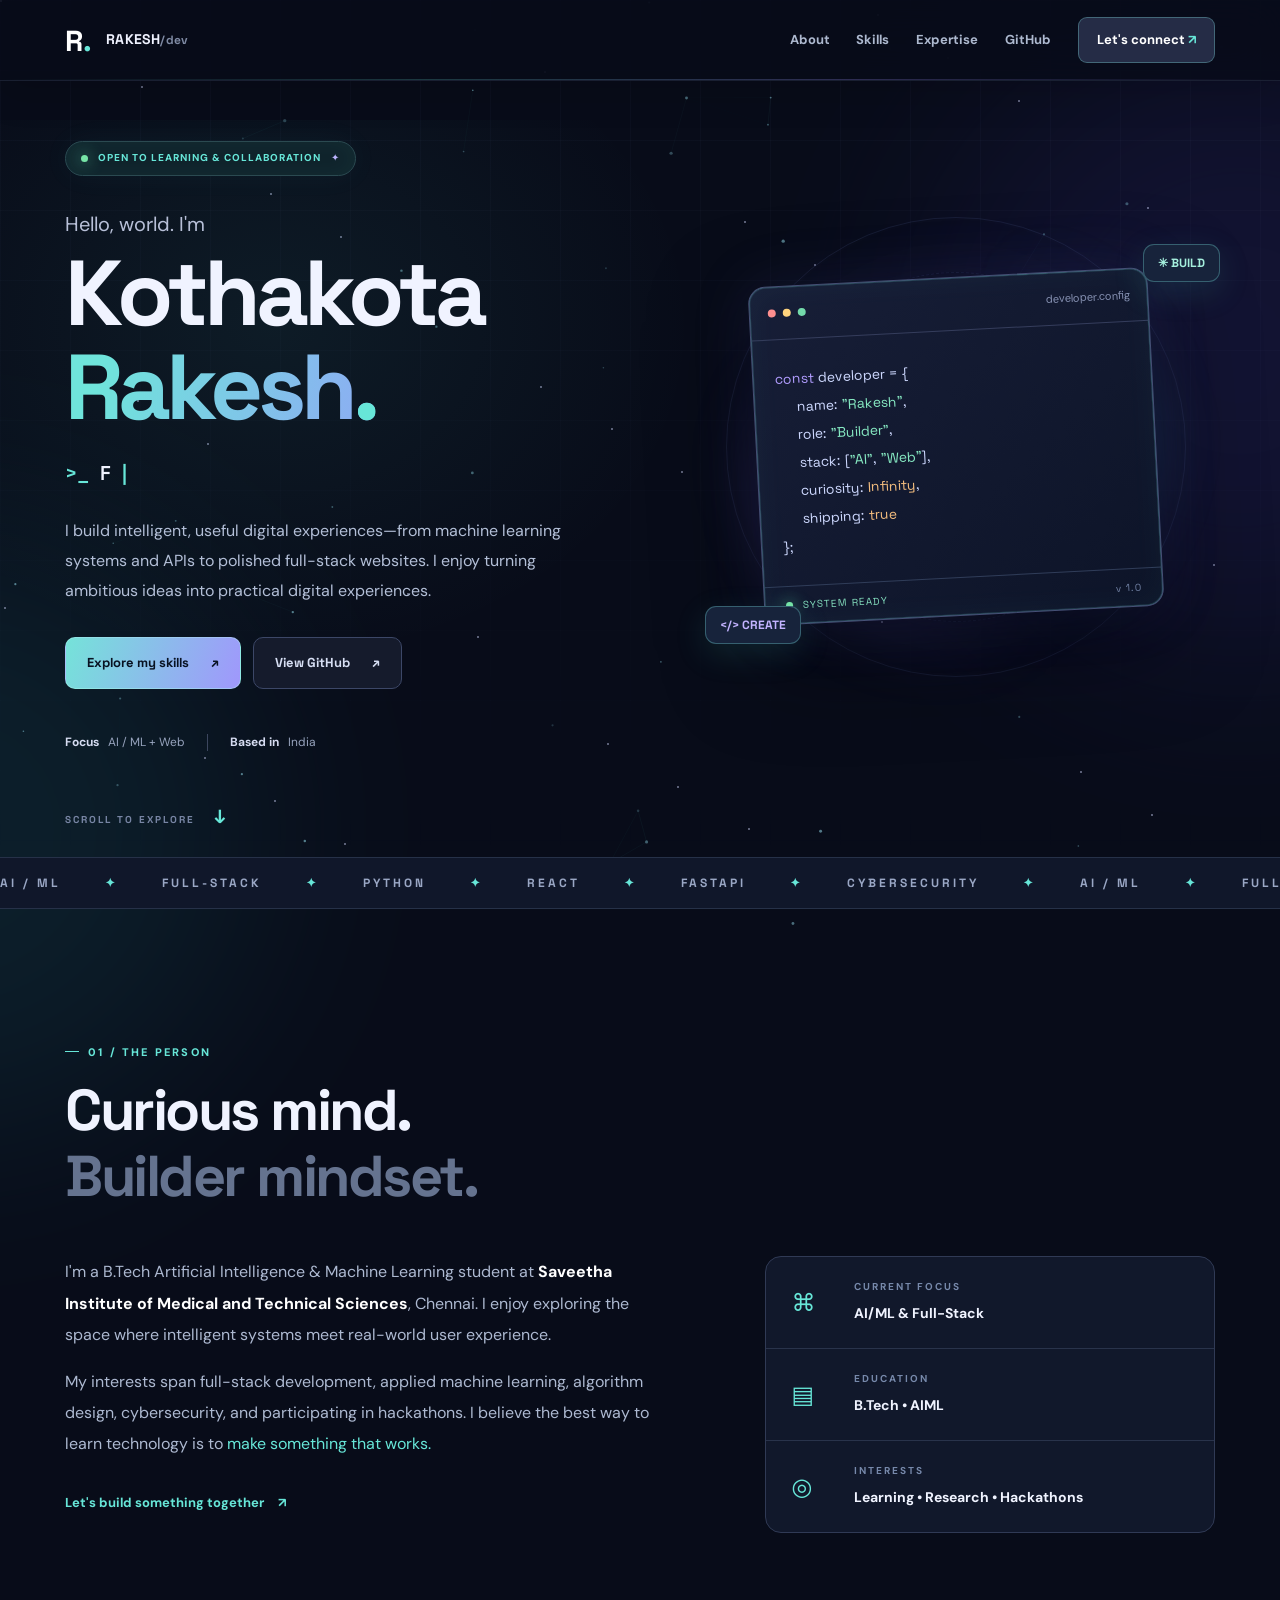
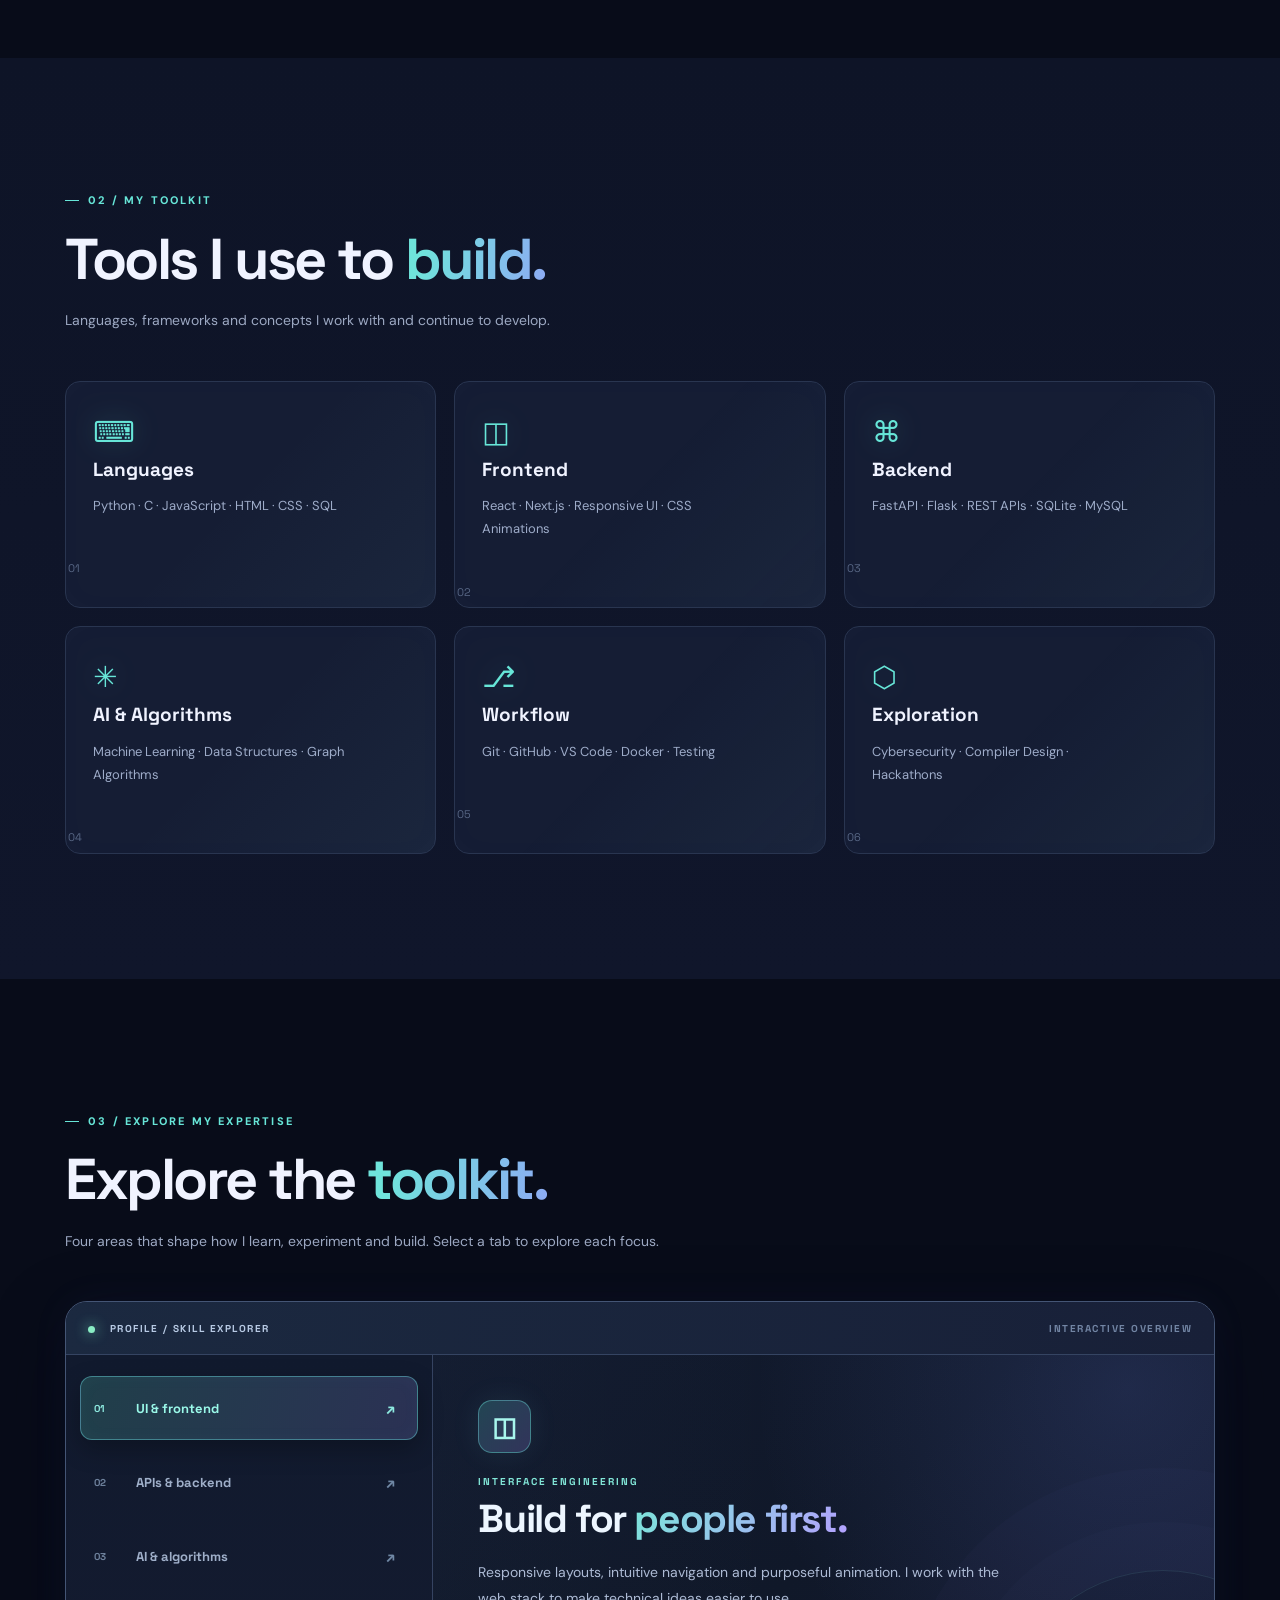
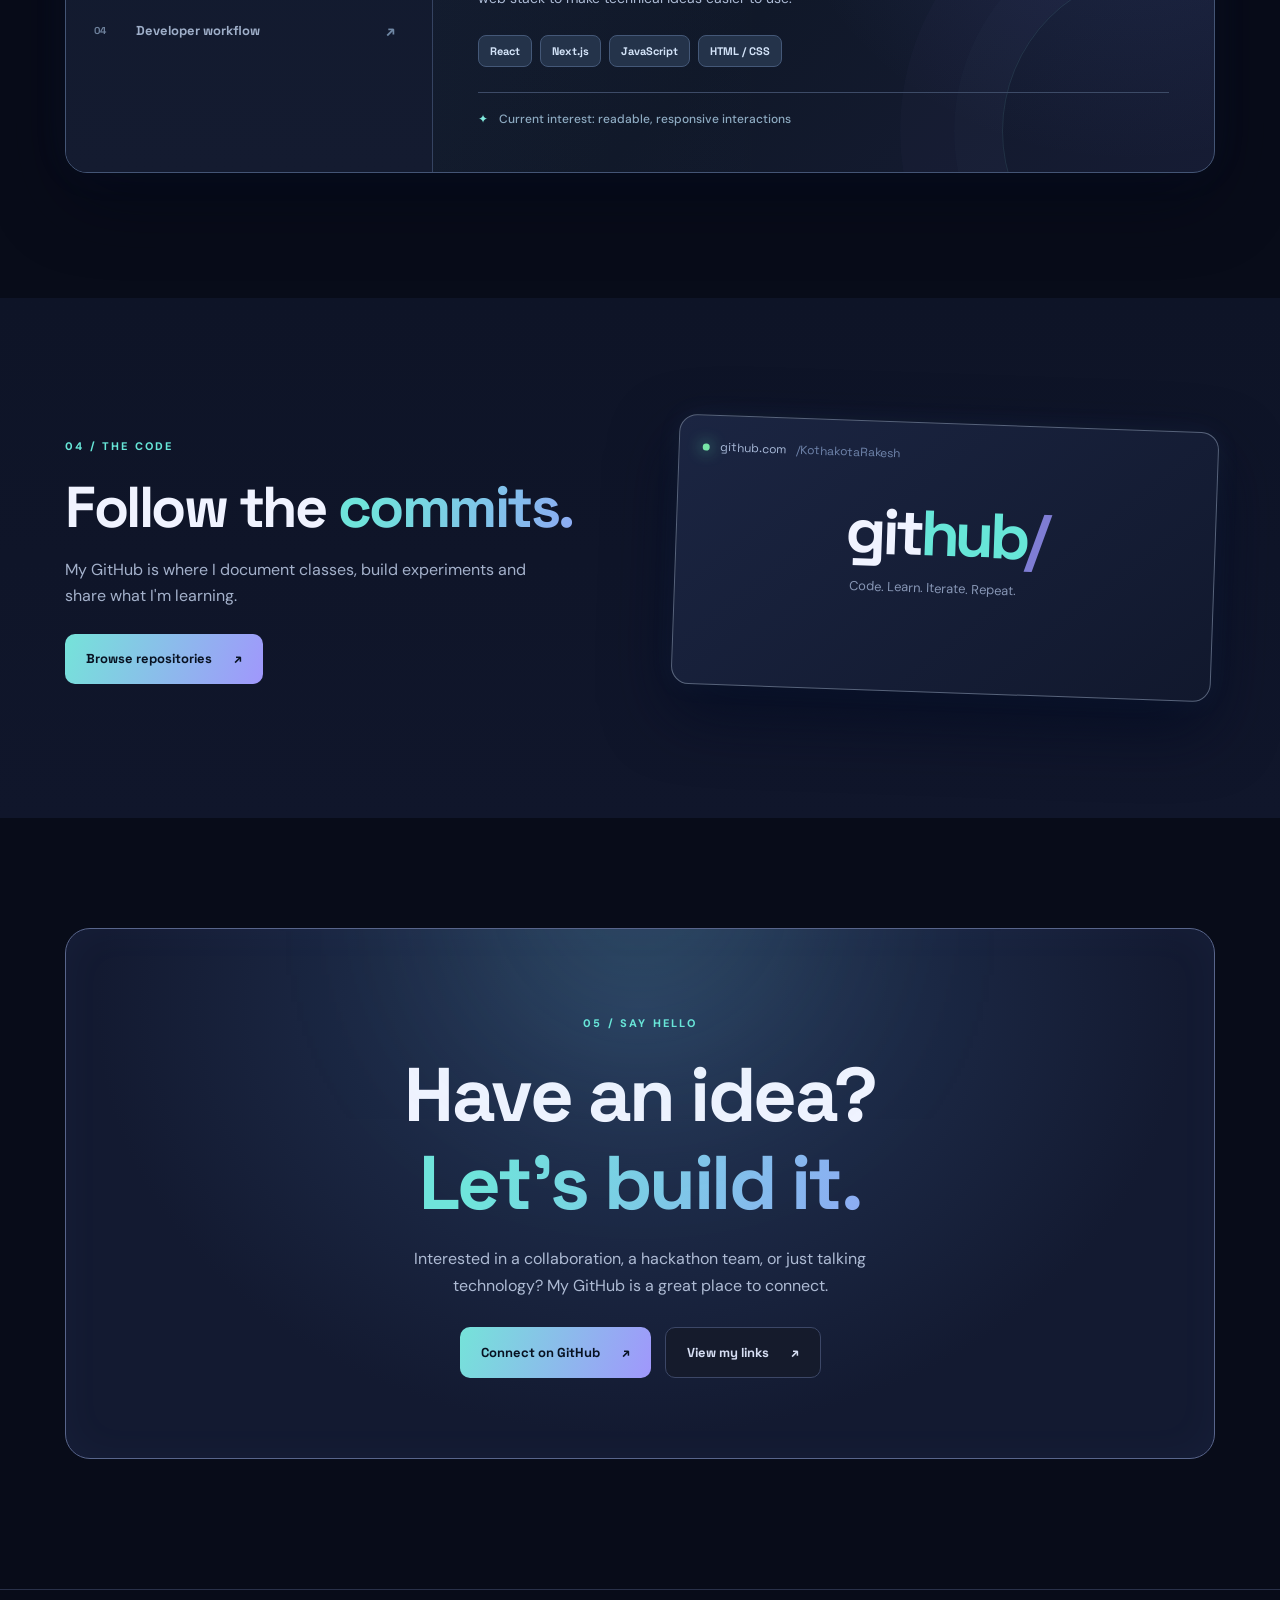
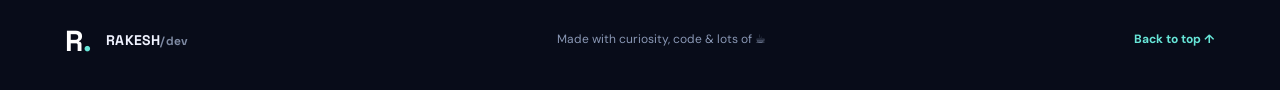
<file: portfolio.html>
<!doctype html>
<html lang="en">
<head>
  <meta charset="UTF-8">
  <meta name="viewport" content="width=device-width, initial-scale=1">
  <meta name="theme-color" content="#080c19">
  <meta name="description" content="Portfolio of Kothakota Rakesh — B.Tech AI/ML student, full-stack developer and builder of practical AI applications.">
  <meta property="og:title" content="Kothakota Rakesh | AI/ML & Full-Stack Developer">
  <meta property="og:description" content="Explore my skills, background and development journey.">
  <meta property="og:type" content="website">
  <title>Kothakota Rakesh | AI/ML & Full-Stack Developer</title>
  <link rel="icon" type="image/svg+xml" href="./assets/favicon.svg">
  <link rel="preconnect" href="https://fonts.googleapis.com">
  <link rel="preconnect" href="https://fonts.gstatic.com" crossorigin>
  <link href="https://fonts.googleapis.com/css2?family=DM+Sans:wght@400;500;600;700&family=Space+Grotesk:wght@400;500;600;700&display=swap" rel="stylesheet">
  <link rel="stylesheet" href="./assets/styles.css">
  <link rel="stylesheet" href="./assets/advanced-effects.css?v=2">
  <link rel="stylesheet" href="./assets/pro-portfolio.css?v=1">
  <script defer src="./assets/app.js"></script>
  <script defer src="./assets/advanced-effects.js?v=2"></script>
  <script defer src="./assets/pro-portfolio.js?v=1"></script>
</head>
<body>
  <a href="#main" class="skip-link">Skip to main content</a>
  <div class="ambient ambient-one" aria-hidden="true"></div>
  <div class="ambient ambient-two" aria-hidden="true"></div>
  <div class="grid-overlay" aria-hidden="true"></div>
  <div id="stars" aria-hidden="true"></div>
  <header class="site-header" id="top">
    <nav class="nav shell" aria-label="Main navigation">
      <a class="brand" href="#top" aria-label="Kothakota Rakesh home"><span class="brand-symbol">R<span class="brand-accent">.</span></span><span class="brand-label">RAKESH<span class="muted">/dev</span></span></a>
      <button type="button" class="menu-toggle" id="menu-toggle" aria-label="Open navigation" aria-expanded="false" aria-controls="navigation"><span></span><span></span><span></span></button>
      <div class="nav-links" id="navigation">
        <a href="#about">About</a>
        <a href="#skills">Skills</a>
        <a href="#expertise">Expertise</a>
        <a href="#github">GitHub</a>
        <a href="#contact" class="nav-contact">Let's connect <span aria-hidden="true">↗</span></a>
      </div>
    </nav>
  </header>
  <main id="main">
    <section class="hero shell" aria-labelledby="hero-heading">
      <div class="hero-copy reveal">
        <div class="eyebrow"><span class="status-pulse" aria-hidden="true"></span> OPEN TO LEARNING & COLLABORATION <span class="eyebrow-star">✦</span></div>
        <p class="intro-line">Hello, world. I'm</p>
        <h1 id="hero-heading">Kothakota<br><span class="gradient-text">Rakesh<span class="dot">.</span></span></h1>
        <div class="role-line"><span class="code-arrow" aria-hidden="true">&gt;_</span> <span id="typed-role">AI/ML Student</span><span class="cursor" aria-hidden="true">|</span></div>
        <p class="hero-description">I build intelligent, useful digital experiences—from machine learning systems and APIs to polished full-stack websites. I enjoy turning ambitious ideas into practical digital experiences.</p>
        <div class="hero-actions">
          <a class="btn btn-primary" href="#skills">Explore my skills <span aria-hidden="true">↗</span></a>
          <a class="btn btn-secondary" href="https://github.com/KothakotaRakesh" target="_blank" rel="noopener noreferrer">View GitHub <span aria-hidden="true">↗</span></a>
        </div>
        <div class="hero-mini"><span><b>Focus</b> AI / ML + Web</span><span class="mini-divider"></span><span><b>Based in</b> India</span></div>
      </div>
      <div class="hero-art reveal" aria-hidden="true">
        <div class="halo halo-outer"></div><div class="halo halo-inner"></div>
        <div class="orbit orbit-one"></div><div class="orbit orbit-two"></div>
        <div class="hero-card">
          <div class="card-chrome"><span></span><span></span><span></span><small>developer.config</small></div>
          <div class="code-lines">
            <div><span class="code-purple">const</span> developer = {</div>
            <div class="indent">name: <span class="code-green">"Rakesh"</span>,</div>
            <div class="indent">role: <span class="code-green">"Builder"</span>,</div>
            <div class="indent">stack: [<span class="code-green">"AI"</span>, <span class="code-green">"Web"</span>],</div>
            <div class="indent">curiosity: <span class="code-orange">Infinity</span>,</div>
            <div class="indent">shipping: <span class="code-orange">true</span></div>
            <div>};</div>
          </div>
          <div class="code-footer"><span class="green-circle"></span> SYSTEM READY <span class="footer-end">v 1.0</span></div>
        </div>
        <div class="floating-chip chip-a">✳ BUILD</div><div class="floating-chip chip-b">&lt;/&gt; CREATE</div>
      </div>
      <a class="scroll-indicator" href="#about">SCROLL TO EXPLORE <span aria-hidden="true">↓</span></a>
    </section>
    <div class="marquee" aria-hidden="true"><div class="marquee-track">AI / ML <span>✦</span> FULL-STACK <span>✦</span> PYTHON <span>✦</span> REACT <span>✦</span> FASTAPI <span>✦</span> CYBERSECURITY <span>✦</span> AI / ML <span>✦</span> FULL-STACK <span>✦</span> PYTHON <span>✦</span> REACT <span>✦</span> FASTAPI <span>✦</span> CYBERSECURITY <span>✦</span></div></div>
    <section class="section shell" id="about" aria-labelledby="about-title">
      <div class="section-heading reveal"><span class="section-kicker">01 / THE PERSON</span><h2 id="about-title">Curious mind.<br><span class="muted-heading">Builder mindset.</span></h2></div>
      <div class="about-grid">
        <div class="about-copy reveal"><p>I'm a B.Tech Artificial Intelligence & Machine Learning student at <strong>Saveetha Institute of Medical and Technical Sciences</strong>, Chennai. I enjoy exploring the space where intelligent systems meet real-world user experience.</p><p>My interests span full-stack development, applied machine learning, algorithm design, cybersecurity, and participating in hackathons. I believe the best way to learn technology is to <em>make something that works.</em></p><a class="inline-link" href="#contact">Let's build something together <span aria-hidden="true">↗</span></a></div>
        <div class="about-facts reveal"><div><span class="fact-icon">⌘</span><span><small>CURRENT FOCUS</small><strong>AI/ML & Full-Stack</strong></span></div><div><span class="fact-icon">▤</span><span><small>EDUCATION</small><strong>B.Tech • AIML</strong></span></div><div><span class="fact-icon">◎</span><span><small>INTERESTS</small><strong>Learning • Research • Hackathons</strong></span></div></div>
      </div>
    </section>
    <section class="section section-tinted" id="skills" aria-labelledby="skills-title"><div class="shell">
      <div class="section-heading reveal"><span class="section-kicker">02 / MY TOOLKIT</span><h2 id="skills-title">Tools I use to <span class="gradient-text">build.</span></h2><p>Languages, frameworks and concepts I work with and continue to develop.</p></div>
      <div class="skills-grid">
        <article class="skill-card reveal"><div class="skill-icon">⌨</div><h3>Languages</h3><p>Python · C · JavaScript · HTML · CSS · SQL</p><span class="card-index">01</span></article>
        <article class="skill-card reveal"><div class="skill-icon">◫</div><h3>Frontend</h3><p>React · Next.js · Responsive UI · CSS Animations</p><span class="card-index">02</span></article>
        <article class="skill-card reveal"><div class="skill-icon">⌘</div><h3>Backend</h3><p>FastAPI · Flask · REST APIs · SQLite · MySQL</p><span class="card-index">03</span></article>
        <article class="skill-card reveal"><div class="skill-icon">✳</div><h3>AI & Algorithms</h3><p>Machine Learning · Data Structures · Graph Algorithms</p><span class="card-index">04</span></article>
        <article class="skill-card reveal"><div class="skill-icon">⎇</div><h3>Workflow</h3><p>Git · GitHub · VS Code · Docker · Testing</p><span class="card-index">05</span></article>
        <article class="skill-card reveal"><div class="skill-icon">⬡</div><h3>Exploration</h3><p>Cybersecurity · Compiler Design · Hackathons</p><span class="card-index">06</span></article>
      </div>
    </div></section>
    <section class="section shell focus-section" id="expertise" aria-labelledby="expertise-title">
      <div class="section-heading reveal">
        <span class="section-kicker">03 / EXPLORE MY EXPERTISE</span>
        <h2 id="expertise-title">Explore the <span class="gradient-text">toolkit.</span></h2>
        <p>Four areas that shape how I learn, experiment and build. Select a tab to explore each focus.</p>
      </div>
      <div class="focus-workspace reveal">
        <div class="focus-topline"><span><span class="focus-led" aria-hidden="true"></span> PROFILE / SKILL EXPLORER</span><span class="focus-version">INTERACTIVE OVERVIEW</span></div>
        <div class="focus-layout">
          <div class="focus-tablist" role="tablist" aria-label="Explore technical focus areas" aria-orientation="vertical">
            <button type="button" class="focus-tab is-current" id="focus-tab-ui" role="tab" aria-controls="focus-ui" aria-selected="true" tabindex="0"><span class="focus-tab-number">01</span><span>UI & frontend</span><span aria-hidden="true">↗</span></button>
            <button type="button" class="focus-tab" id="focus-tab-api" role="tab" aria-controls="focus-api" aria-selected="false" tabindex="-1"><span class="focus-tab-number">02</span><span>APIs & backend</span><span aria-hidden="true">↗</span></button>
            <button type="button" class="focus-tab" id="focus-tab-ai" role="tab" aria-controls="focus-ai" aria-selected="false" tabindex="-1"><span class="focus-tab-number">03</span><span>AI & algorithms</span><span aria-hidden="true">↗</span></button>
            <button type="button" class="focus-tab" id="focus-tab-work" role="tab" aria-controls="focus-work" aria-selected="false" tabindex="-1"><span class="focus-tab-number">04</span><span>Developer workflow</span><span aria-hidden="true">↗</span></button>
          </div>
          <div class="focus-stage">
            <article class="focus-panel" id="focus-ui" role="tabpanel" aria-labelledby="focus-tab-ui" tabindex="0">
              <div class="focus-glyph" aria-hidden="true">◫</div>
              <p class="focus-eyebrow">INTERFACE ENGINEERING</p>
              <h3>Build for <em>people first.</em></h3>
              <p>Responsive layouts, intuitive navigation and purposeful animation. I work with the web stack to make technical ideas easier to use.</p>
              <div class="focus-tags"><span>React</span><span>Next.js</span><span>JavaScript</span><span>HTML / CSS</span></div>
              <div class="focus-note"><span aria-hidden="true">✦</span> Current interest: readable, responsive interactions</div>
            </article>
            <article class="focus-panel" id="focus-api" role="tabpanel" aria-labelledby="focus-tab-api" tabindex="0" hidden>
              <div class="focus-glyph" aria-hidden="true">⌘</div>
              <p class="focus-eyebrow">SERVER-SIDE DEVELOPMENT</p>
              <h3>Make the <em>logic reliable.</em></h3>
              <p>Design APIs, handle data and connect services with a focus on clear structure, reusable Python code and practical testing.</p>
              <div class="focus-tags"><span>FastAPI</span><span>Flask</span><span>REST</span><span>SQLite / SQL</span></div>
              <div class="focus-note"><span aria-hidden="true">✦</span> Current interest: clean service architecture</div>
            </article>
            <article class="focus-panel" id="focus-ai" role="tabpanel" aria-labelledby="focus-tab-ai" tabindex="0" hidden>
              <div class="focus-glyph" aria-hidden="true">✳</div>
              <p class="focus-eyebrow">INTELLIGENCE & ALGORITHMS</p>
              <h3>Think in <em>data and graphs.</em></h3>
              <p>Explore machine learning and algorithms through experiments, coursework and applied problem-solving.</p>
              <div class="focus-tags"><span>Python</span><span>Machine Learning</span><span>Graph Algorithms</span><span>Data Structures</span></div>
              <div class="focus-note"><span aria-hidden="true">✦</span> Current interest: measurable and explainable results</div>
            </article>
            <article class="focus-panel" id="focus-work" role="tabpanel" aria-labelledby="focus-tab-work" tabindex="0" hidden>
              <div class="focus-glyph" aria-hidden="true">⎇</div>
              <p class="focus-eyebrow">ENGINEERING HABITS</p>
              <h3>Learn. Build. <em>Improve.</em></h3>
              <p>Practice version control, development workflows and system-level thinking while exploring cybersecurity and hackathon challenges.</p>
              <div class="focus-tags"><span>Git / GitHub</span><span>Docker</span><span>Testing</span><span>Cybersecurity</span></div>
              <div class="focus-note"><span aria-hidden="true">✦</span> Current interest: reproducible development</div>
            </article>
          </div>
        </div>
      </div>
    </section>
    <section class="section section-tinted" id="github" aria-labelledby="github-title"><div class="shell github-band reveal"><div><span class="section-kicker">04 / THE CODE</span><h2 id="github-title">Follow the <span class="gradient-text">commits.</span></h2><p>My GitHub is where I document classes, build experiments and share what I'm learning.</p><a class="btn btn-primary" href="https://github.com/KothakotaRakesh?tab=repositories" target="_blank" rel="noopener noreferrer">Browse repositories <span aria-hidden="true">↗</span></a></div><div class="github-panel"><div class="github-panel-top"><span class="panel-dot"></span> github.com<span class="panel-path">/KothakotaRakesh</span></div><div class="github-logo" aria-hidden="true">git<span>hub</span><span class="slash">/</span></div><p>Code. Learn. Iterate. Repeat.</p></div></div></section>
    <section class="section shell contact-section" id="contact" aria-labelledby="contact-title"><div class="contact-box reveal"><span class="section-kicker">05 / SAY HELLO</span><h2 id="contact-title">Have an idea?<br><span class="gradient-text">Let's build it.</span></h2><p>Interested in a collaboration, a hackathon team, or just talking technology? My GitHub is a great place to connect.</p><div class="contact-actions"><a class="btn btn-primary" href="https://github.com/KothakotaRakesh" target="_blank" rel="noopener noreferrer">Connect on GitHub <span aria-hidden="true">↗</span></a><a class="btn btn-secondary" href="./">View my links <span aria-hidden="true">↗</span></a></div><div class="optional-socials" id="optional-socials" aria-label="Additional social links"></div></div></section>
  </main>
  <footer class="site-footer"><div class="shell footer-inner"><a class="brand" href="#top"><span class="brand-symbol">R<span class="brand-accent">.</span></span><span class="brand-label">RAKESH<span class="muted">/dev</span></span></a><span>Made with curiosity, code & lots of ☕</span><a href="#top" class="back-to-top">Back to top ↑</a></div></footer>
</body>
</html>
</file>
<file: assets/styles.css>
:root{color-scheme:dark;--bg:#080c19;--surface:#101629;--surface2:#141b32;--ink:#f0f3ff;--muted:#9ca8c3;--line:#29324c;--aqua:#67e6d8;--violet:#a18bff;--max:1150px}
*{box-sizing:border-box}html{scroll-behavior:smooth;scroll-padding-top:95px}body{margin:0;overflow-x:hidden;background:var(--bg);color:var(--ink);font-family:"DM Sans",system-ui,sans-serif;line-height:1.65}h1,h2,h3,p{margin-top:0}h1,h2,h3,.brand,.btn{font-family:"Space Grotesk",system-ui,sans-serif}a{color:inherit;text-decoration:none}button{font:inherit}button:focus-visible,a:focus-visible{outline:3px solid var(--aqua);outline-offset:5px}::selection{background:#5f45b2;color:white}.shell{width:min(var(--max),calc(100% - 52px));margin-inline:auto}.skip-link{position:absolute;z-index:100;top:-80px;left:12px;padding:12px;background:white;color:#111}.skip-link:focus{top:12px}.ambient{position:absolute;width:600px;height:600px;border-radius:50%;filter:blur(110px);opacity:.13;pointer-events:none;z-index:-1}.ambient-one{top:50px;right:-260px;background:#5743d8}.ambient-two{top:530px;left:-350px;background:#2b9ca0}.grid-overlay{position:absolute;inset:0 0 auto;height:900px;pointer-events:none;background-image:linear-gradient(#bbc9ff08 1px,transparent 1px),linear-gradient(90deg,#bbc9ff08 1px,transparent 1px);background-size:70px 70px;mask-image:linear-gradient(#000,transparent);z-index:-1}#stars{position:absolute;inset:0 0 auto;height:950px;pointer-events:none;overflow:hidden;z-index:-1}.star{position:absolute;width:2px;height:2px;background:#d4d8ff;border-radius:50%;opacity:.55;animation:twinkle 4s ease-in-out infinite}@keyframes twinkle{50%{opacity:.1;transform:scale(.5)}}.site-header{position:sticky;top:0;z-index:30;background:#080c19ce;backdrop-filter:blur(20px);border-bottom:1px solid #ffffff0e}.nav{min-height:80px;display:flex;align-items:center;justify-content:space-between}.brand{display:flex;gap:13px;align-items:center;font-weight:700;letter-spacing:.4px}.brand-symbol{font-size:29px;color:#fff;line-height:1}.brand-accent,.dot{color:var(--aqua)}.brand-label{font-size:14px}.muted{color:#7f8ba4;font-size:12px}.nav-links{display:flex;align-items:center;gap:34px}.nav-links a{font-size:13px;color:#adb9cf;font-weight:700;transition:color .2s}.nav-links a:hover{color:white}.nav-links .nav-contact{background:#252c46;color:white;padding:11px 18px;border:1px solid #3b4564;border-radius:9px}.nav-contact span{color:var(--aqua)}.menu-toggle{display:none}.hero{position:relative;display:grid;grid-template-columns:1.07fr .93fr;align-items:center;min-height:755px;gap:35px;padding-top:60px;padding-bottom:105px}.eyebrow,.section-kicker{font-size:11px;font-weight:800;color:var(--aqua);letter-spacing:2.2px}.eyebrow{display:inline-flex;align-items:center;gap:10px;border:1px solid #2b4a51;background:#10232b;border-radius:50px;padding:8px 15px;letter-spacing:1px;font-size:10px}.status-pulse,.green-circle,.panel-dot{width:7px;height:7px;border-radius:50%;background:#77e5a7;box-shadow:0 0 15px #62e5b0}.status-pulse{animation:pulse 2s infinite}.eyebrow-star{color:#bdb4ff}@keyframes pulse{50%{opacity:.38}}.intro-line{margin:32px 0 5px;font-size:20px;color:#b8c0d8}.hero h1{font-size:clamp(62px,7.2vw,108px);line-height:1.03;letter-spacing:-5px;margin:0 0 20px;font-weight:700}.gradient-text{background:linear-gradient(105deg,#6fe4db 8%,#9b91ff 80%);-webkit-background-clip:text;background-clip:text;color:transparent}.role-line{display:flex;align-items:center;gap:11px;min-height:37px;font-size:20px;font-family:"Space Grotesk",sans-serif;font-weight:600}.code-arrow{color:var(--aqua)}.cursor{color:var(--aqua);animation:blink .8s steps(1) infinite}@keyframes blink{50%{opacity:0}}.hero-description{color:#a7b1ca;max-width:510px;font-size:16px;margin:24px 0 32px;line-height:1.85}.hero-actions,.contact-actions{display:flex;gap:12px;flex-wrap:wrap}.btn{display:inline-flex;justify-content:center;align-items:center;gap:22px;padding:14px 21px;border-radius:10px;font-weight:700;font-size:13px;transition:transform .2s,background .2s,border-color .2s}.btn:hover{transform:translateY(-3px)}.btn-primary{background:linear-gradient(110deg,#75e3d9,#a097fc);color:#081222}.btn-secondary{border:1px solid #3c4767;color:#d7dff4;background:#151b2c}.btn-secondary:hover{background:#232c47}.hero-mini{display:flex;align-items:center;gap:22px;margin-top:44px;color:#97a3bd;font-size:12px}.hero-mini b{color:#d6dcf1;margin-right:6px}.mini-divider{height:17px;width:1px;background:#3c465e}.hero-art{position:relative;min-height:495px;display:grid;place-items:center}.halo{position:absolute;border:1px solid #54619a2f;border-radius:50%;pointer-events:none}.halo-outer{height:460px;width:460px}.halo-inner{height:350px;width:350px;box-shadow:0 0 80px #6362bf0d}.orbit{position:absolute;border-radius:50%;width:9px;height:9px;background:var(--aqua);box-shadow:0 0 24px #70dedb;animation:orbit 11s linear infinite}.orbit-one{--radius:230px}.orbit-two{--radius:175px;animation-duration:8s;animation-direction:reverse;background:#a48aff}@keyframes orbit{from{transform:rotate(0deg) translateX(var(--radius)) rotate(0deg)}to{transform:rotate(360deg) translateX(var(--radius)) rotate(-360deg)}}.hero-card{position:relative;z-index:2;width:min(100%,400px);background:linear-gradient(140deg,#171e37,#0d1428);border:1px solid #465076;border-radius:17px;box-shadow:0 32px 95px #01040f9c,0 0 60px #6563cd27;transform:rotate(-3deg);animation:levitate 6s ease-in-out infinite}.card-chrome{display:flex;align-items:center;gap:7px;padding:17px 18px;border-bottom:1px solid #353d5c}.card-chrome span{width:8px;height:8px;border-radius:50%;background:#ff8f8f}.card-chrome span:nth-child(2){background:#ffd37d}.card-chrome span:nth-child(3){background:#73d9aa}.card-chrome small{margin-left:auto;color:#8691b2;font-size:11px}.code-lines{padding:25px 22px;color:#ced9ff;font:14px/2 "Space Grotesk",monospace}.indent{padding-left:20px}.code-purple{color:#b19dff}.code-green{color:#87eac3}.code-orange{color:#f5be7f}.code-footer{padding:12px 21px;border-top:1px solid #303d59;display:flex;align-items:center;gap:10px;font:10px "Space Grotesk",monospace;letter-spacing:1px;color:#85dfbf}.footer-end{margin-left:auto;color:#7282a5}.floating-chip{position:absolute;z-index:3;background:#17233b;border:1px solid #3c6083;border-radius:11px;color:#a5efdd;font:700 12px "Space Grotesk",sans-serif;padding:10px 14px;box-shadow:0 18px 32px #0006;animation:levitate 5s ease-in-out infinite}.chip-a{top:45px;right:-5px}.chip-b{bottom:50px;left:8px;animation-delay:-2s;color:#c3b3ff}@keyframes levitate{50%{transform:translateY(-12px) rotate(-2deg)}}.scroll-indicator{position:absolute;bottom:28px;left:0;font:700 10px "Space Grotesk",sans-serif;letter-spacing:2px;color:#7885a4}.scroll-indicator span{margin-left:14px;color:var(--aqua);font-size:19px}.marquee{overflow:hidden;border-block:1px solid #263148;background:#10172a;padding:17px 0;white-space:nowrap}.marquee-track{width:max-content;animation:marquee 35s linear infinite;font:700 12px "Space Grotesk",sans-serif;letter-spacing:3px;color:#9aa7c5}.marquee-track span{padding:0 38px;color:var(--aqua)}@keyframes marquee{to{transform:translateX(-50%)}}.section{padding-top:125px;padding-bottom:125px}.section-tinted{background:linear-gradient(180deg,#0e1427,#10162b)}.section-heading{margin-bottom:47px}.section-heading h2,.github-band h2,.contact-box h2{font-size:clamp(38px,4.5vw,60px);letter-spacing:-2.5px;line-height:1.15;margin:16px 0}.section-heading p{max-width:660px;color:#9ca8c2}.muted-heading{color:#65738f}.about-grid{display:grid;grid-template-columns:1.15fr .85fr;gap:90px}.about-copy{color:#adb9d1;font-size:16px;line-height:1.95}.about-copy strong{color:white}.about-copy em{color:var(--aqua);font-style:normal}.inline-link{display:inline-flex;align-items:center;gap:14px;font-weight:700;font-size:13px;margin-top:15px;color:var(--aqua)}.about-facts{border:1px solid #303a55;border-radius:16px;background:#11182b;overflow:hidden;align-self:start}.about-facts>div{display:flex;align-items:center;gap:22px;padding:22px 26px;border-bottom:1px solid #29334b}.about-facts>div:last-child{border:0}.fact-icon{font-size:24px;color:var(--aqua);width:40px}.about-facts small{display:block;color:#7789ab;letter-spacing:2px;font-size:10px;font-weight:700;margin-bottom:4px}.about-facts strong{font-size:14px}.skills-grid{display:grid;grid-template-columns:repeat(3,1fr);gap:18px}.skill-card{position:relative;min-height:217px;padding:27px;border-radius:15px;background:#151d34;border:1px solid #293550;transition:transform .25s,border-color .25s,background .25s;overflow:hidden}.skill-card:hover{transform:translateY(-7px);border-color:#6ac9d5;background:#1a2540}.skill-icon{font-size:29px;color:var(--aqua);height:45px}.skill-card h3{font-size:19px;margin-bottom:9px}.skill-card p{font-size:13px;color:#9eacc9;line-height:1.8;max-width:270px}.card-index{position:absolute;right:25px;top:24px;font:11px "Space Grotesk",monospace;color:#586785}.project-controls{display:flex;gap:10px;flex-wrap:wrap;margin-bottom:26px}.filter{cursor:pointer;border:1px solid #32405b;padding:10px 19px;border-radius:50px;background:#141c30;color:#aab9d2;font-size:12px;font-weight:700;transition:all .2s}.filter:hover,.filter.is-active{border-color:#73e3d7;background:#1c343c;color:#91fff1}.projects-grid{display:grid;grid-template-columns:repeat(3,minmax(0,1fr));gap:20px}.project-card{overflow:hidden;background:#10182c;border:1px solid #2b3651;border-radius:16px;display:flex;flex-direction:column;transition:transform .25s,border-color .25s}.project-card:hover{transform:translateY(-7px);border-color:#7385b2}.project-card[hidden]{display:none!important}.project-art{height:166px;display:flex;align-items:center;justify-content:center;position:relative;overflow:hidden}.project-art-blue{background:radial-gradient(circle at 52% 55%,#276075,#15283f 60%,#121c33)}.project-art-violet{background:radial-gradient(circle at 52% 55%,#50387e,#251d42 60%,#171b34)}.project-art-amber{background:radial-gradient(circle at 52% 55%,#786044,#413025 60%,#202034)}.project-art-teal{background:radial-gradient(circle at 52% 55%,#1b6262,#18363f 60%,#12252d)}.project-glyph{font-family:"Space Grotesk",sans-serif;font-size:66px;color:#c9f6f4;z-index:2;text-shadow:0 0 50px #8bd6e4}.project-art-grid{position:absolute;inset:0;background:linear-gradient(#ffffff0c 1px,transparent 1px),linear-gradient(90deg,#ffffff0c 1px,transparent 1px);background-size:30px 30px;transform:perspective(150px) rotateX(30deg) scale(1.5);mask-image:linear-gradient(transparent,#000)}.project-content{padding:23px;display:flex;flex:1;flex-direction:column}.project-type{font-size:10px;font-weight:800;letter-spacing:1.2px;color:var(--aqua)}.project-content h3{font-size:21px;margin:13px 0 11px}.project-content p{font-size:13px;line-height:1.85;color:#a2aec7;flex:1}.tags{display:flex;flex-wrap:wrap;gap:7px;margin-top:9px}.tags span{border:1px solid #3a4560;background:#1c253c;padding:5px 9px;border-radius:6px;color:#bdcae4;font-size:10px}.project-note,.project-link{margin-top:20px;font-size:11px;color:#7385a2}.project-link{color:var(--aqua);font-weight:700;font-size:12px}.project-link:hover{text-decoration:underline}.github-band{display:grid;grid-template-columns:1fr 1fr;gap:70px;align-items:center}.github-band p{max-width:470px;color:#a4b1cb;margin-bottom:25px}.github-panel{min-height:270px;border:1px solid #43506a;border-radius:18px;background:linear-gradient(140deg,#1b2542,#11182d);box-shadow:0 25px 70px #0005;transform:rotate(2deg);padding:23px}.github-panel-top{font:12px "Space Grotesk",sans-serif;color:#b1beda;display:flex;align-items:center;gap:10px}.panel-path{color:#7085ac}.github-logo{text-align:center;margin-top:30px;font:700 clamp(38px,5vw,70px) "Space Grotesk",sans-serif;letter-spacing:-4px}.github-logo span:first-child{color:var(--aqua)}.github-logo .slash{color:#7f7dd4}.github-panel p{text-align:center;font-size:13px;color:#8796b5;margin-top:3px}.contact-section{padding-top:110px;padding-bottom:130px}.contact-box{position:relative;text-align:center;padding:80px 20px;border-radius:25px;border:1px solid #455277;background:radial-gradient(ellipse at 50% 15%,#243658,#131a31 67%);overflow:hidden}.contact-box::after{content:"";position:absolute;width:250px;height:250px;top:-170px;left:calc(50% - 125px);background:#7fe4dc;filter:blur(130px);opacity:.24;pointer-events:none}.contact-box h2{font-size:clamp(42px,6vw,76px)}.contact-box>p{max-width:540px;margin:20px auto 28px;color:#aebbd4}.contact-actions{justify-content:center}.optional-socials{display:flex;justify-content:center;gap:20px;flex-wrap:wrap;margin-top:26px}.optional-socials:empty{display:none}.optional-socials a{color:#92e9e2;font-size:13px;font-weight:700}.site-footer{border-top:1px solid #293149;background:#080c19}.footer-inner{min-height:100px;display:flex;align-items:center;justify-content:space-between;gap:20px}.footer-inner>span{font-size:12px;color:#8997b4}.back-to-top{font-size:12px;font-weight:700;color:var(--aqua)}.reveal{opacity:0;transform:translateY(23px);transition:opacity .65s ease,transform .65s ease}.reveal.visible{opacity:1;transform:translateY(0)}.hero-card{transform:rotate(-3deg)}@media(max-width:970px){.hero{grid-template-columns:1fr;padding-top:85px;gap:10px}.hero-art{min-height:450px}.hero-copy{max-width:710px}.scroll-indicator{bottom:15px}.about-grid{gap:35px}.projects-grid{grid-template-columns:repeat(2,minmax(0,1fr))}.skills-grid{grid-template-columns:repeat(2,minmax(0,1fr))}}@media(max-width:690px){.shell{width:min(var(--max),calc(100% - 34px))}.nav{min-height:70px}.menu-toggle{display:flex;flex-direction:column;justify-content:center;gap:5px;background:transparent;border:1px solid #34435e;border-radius:8px;width:42px;height:40px;padding:10px;cursor:pointer}.menu-toggle span{width:100%;height:2px;background:white;border-radius:3px}.nav-links{display:none;position:absolute;left:0;right:0;top:70px;background:#11192d;padding:22px;flex-direction:column;align-items:stretch;gap:20px;border-bottom:1px solid #34415e}.nav-links.is-open{display:flex}.nav-links .nav-contact{width:max-content}.hero{min-height:auto;padding-top:65px;padding-bottom:80px;gap:0}.hero h1{font-size:clamp(54px,13vw,82px);letter-spacing:-3.8px}.hero-description{font-size:15px}.hero-art{min-height:385px}.halo-outer{width:340px;height:340px}.halo-inner{width:260px;height:260px}.orbit-one{--radius:170px}.orbit-two{--radius:125px}.hero-card{width:min(90%,330px)}.code-lines{font-size:12px}.chip-a{right:0}.chip-b{left:0}.scroll-indicator{bottom:30px}.section{padding-top:85px;padding-bottom:85px}.section-heading h2,.github-band h2{font-size:clamp(36px,10vw,50px)}.about-grid,.github-band{grid-template-columns:1fr;gap:32px}.skills-grid,.projects-grid{grid-template-columns:1fr}.skill-card{min-height:195px}.project-art{height:185px}.github-panel{min-height:245px}.contact-box{padding:65px 18px}.footer-inner{flex-wrap:wrap;padding:25px 0}.footer-inner>span{order:3;width:100%}.hero-mini{gap:11px;flex-wrap:wrap}.eyebrow{font-size:9px;letter-spacing:.6px}}@media(prefers-reduced-motion:reduce){html{scroll-behavior:auto}*,*::before,*::after{animation-duration:.01ms!important;animation-iteration-count:1!important;transition-duration:.01ms!important}.reveal{opacity:1;transform:none}.hero-card{transform:none}}
</file>
<file: assets/advanced-effects.css>
/* Enhanced motion layer — progressive enhancement, loaded after styles.css. */
/* Keep ambient particles above the page background but below all interactive content. */
#stars { z-index:0; }
main { position:relative; z-index:1; }
:root { --glow-x:50%; --glow-y:50%; }
#particle-field {
  position:absolute; inset:0; display:block; width:100%; height:100%;
  pointer-events:none; opacity:.86; z-index:0;
}
#stars > .star { z-index:1; }
.scroll-progress {
  position:fixed; inset:0 0 auto; height:3px; z-index:60; pointer-events:none;
  background:linear-gradient(90deg,#67e6d8,#a18bff 70%,#f3a5e0);
  box-shadow:0 0 15px #67e6d885;
  transform:scaleX(0); transform-origin:left;
}
.hero-art::before {
  content:""; position:absolute; width:82%; aspect-ratio:1; border-radius:50%;
  background:conic-gradient(from 0deg,transparent 4%,#40c8bd24 24%,transparent 42%,#9277ff32 67%,transparent 83%);
  filter:blur(27px); pointer-events:none; animation:aurora-spin 24s linear infinite;
}
.hero-card {
  box-shadow:0 32px 95px #01040f9c,0 0 60px #6563cd27,0 0 1px #87f5f4 inset;
}
.hero-card::after {
  content:""; position:absolute; inset:0; border-radius:inherit; pointer-events:none;
  border:1px solid #7aeeea2c; opacity:.5;
  box-shadow:0 0 30px #66dddf15 inset;
  animation:edge-glimmer 5s ease-in-out infinite;
}
.hero-art:hover .hero-card { filter:drop-shadow(0 0 13px #66d3e43a); }
.floating-chip { border-color:#579fa77d; box-shadow:0 10px 32px #42b6b126; }
.project-card,.skill-card {
  --glow-x:50%; --glow-y:50%;
  isolation:isolate;
  backface-visibility:hidden;
  transform-style:preserve-3d;
}
.project-card::after,.skill-card::after {
  content:""; position:absolute; inset:0; border-radius:inherit; pointer-events:none;
  z-index:4; opacity:0;
  background:radial-gradient(370px circle at var(--glow-x) var(--glow-y),#80e8e320,transparent 58%);
  transition:opacity .28s ease;
}
.project-card:hover::after,.skill-card:hover::after,
.project-card:focus-within::after,.skill-card:focus-within::after { opacity:1; }
.project-card:hover,.project-card:focus-within,
.skill-card:hover,.skill-card:focus-within {
  box-shadow:0 22px 58px #060c2480,0 0 22px #65e4dc17;
  border-color:#65c5c5;
}
.tilt-card.is-tilting {
  will-change:transform;
  transition:transform 115ms ease-out,box-shadow .27s ease,border-color .27s ease;
}
.project-content,.skill-card > * { position:relative; z-index:2; }
.project-art { overflow:hidden; }
.project-art .project-glyph {
  display:inline-block; will-change:auto;
  transition:transform .48s cubic-bezier(.2,.8,.2,1),text-shadow .38s ease;
}
.project-card:hover .project-glyph,.project-card:focus-within .project-glyph {
  transform:translateY(-7px) rotate(-6deg) scale(1.13);
  text-shadow:0 0 43px #c2faffaa;
}
.project-art-grid { transition:transform .55s cubic-bezier(.2,.8,.2,1),opacity .4s ease; }
.project-card:hover .project-art-grid,.project-card:focus-within .project-art-grid {
  transform:perspective(150px) rotateX(25deg) scale(1.7);
  opacity:.85;
}
.btn { position:relative; isolation:isolate; overflow:hidden; }
.btn-primary::before {
  content:""; position:absolute; top:-120%; bottom:-120%; left:-50%; width:32%;
  background:linear-gradient(90deg,transparent,#ffffff91,transparent);
  transform:translateX(-230%) rotate(22deg);
  transition:transform .72s cubic-bezier(.2,.7,.2,1);
  pointer-events:none;
}
.btn-primary:hover::before,.btn-primary:focus-visible::before { transform:translateX(680%) rotate(22deg); }
.btn-primary:hover,.btn-primary:focus-visible {
  box-shadow:0 8px 26px #6ad9e042,0 0 18px #8d85f52b;
}
.btn-secondary:hover,.btn-secondary:focus-visible { box-shadow:0 9px 28px #474f9260; }
.nav-links a:not(.nav-contact) {
  position:relative;
}
.nav-links a:not(.nav-contact)::after {
  content:""; position:absolute; bottom:-6px; height:2px; left:0; right:0;
  background:linear-gradient(90deg,#65e3db,#a18bff);
  transform:scaleX(0); transform-origin:left;
  transition:transform .3s ease;
}
.nav-links a:not(.nav-contact):hover::after,
.nav-links a:not(.nav-contact):focus-visible::after { transform:scaleX(1); }
.gradient-text { background-size:180% 100%; animation:gradient-flow 9s ease-in-out infinite alternate; }
.contact-box { transition:border-color .4s ease,box-shadow .4s ease; }
.contact-box:hover { border-color:#6f96ae; box-shadow:0 0 55px #6ae8cf0e; }
@keyframes gradient-flow { to { background-position:100% 0; } }
@keyframes aurora-spin { to { transform:rotate(360deg); } }
@keyframes edge-glimmer { 50% { opacity:.97; box-shadow:0 0 30px #66dddf30 inset; } }
@media (min-width:691px) and (prefers-reduced-motion:no-preference) {
  .skills-grid .reveal:nth-child(2),.projects-grid .reveal:nth-child(2) { transition-delay:90ms; }
  .skills-grid .reveal:nth-child(3),.projects-grid .reveal:nth-child(3) { transition-delay:180ms; }
  .skills-grid .reveal:nth-child(5),.projects-grid .reveal:nth-child(5) { transition-delay:90ms; }
  .skills-grid .reveal:nth-child(6),.projects-grid .reveal:nth-child(6) { transition-delay:180ms; }
}
@media (hover:none),(pointer:coarse) {
  .hero-art:hover .hero-card { filter:none; }
  .project-card:hover .project-glyph { transform:none; }
  .btn:hover { transform:none; }
}
@media (prefers-reduced-motion:reduce) {
  #particle-field { display:none!important; }
  .hero-art::before { animation:none!important; }
  .hero-card::after { animation:none!important; }
  .gradient-text { animation:none!important; }
  .tilt-card,.tilt-card.is-tilting { transform:none!important;will-change:auto!important; }
  .project-card:hover .project-glyph,.project-card:focus-within .project-glyph { transform:none!important; }
  .project-card:hover .project-art-grid,.project-card:focus-within .project-art-grid { transform:perspective(150px) rotateX(30deg) scale(1.5)!important; }
  .btn-primary::before { display:none!important; }
  .reveal,.reveal.visible { transition-delay:0ms!important; opacity:1!important; }
}
</file>
<file: assets/pro-portfolio.css>
/* Professional portfolio v3 — an additive, accessible visual layer. */
:root { --focus-border:#445476; --focus-soft:#9ab0d1; }
.site-header { border-bottom:1px solid #a8c6f11c; box-shadow:0 14px 36px #0002; }
.site-header::after { content:"";height:1px;position:absolute;inset:auto 0 0;background:linear-gradient(90deg,transparent,#67e6d836,#9d91ff40,transparent);pointer-events:none; }
.nav-links a:not(.nav-contact).is-active { color:#8ff6e6; }
.nav-links a:not(.nav-contact).is-active::after { transform:scaleX(1); }
.nav-contact { border-color:#6bb7bc6b!important; }
.hero { isolation:isolate; }
.hero::before { content:"";position:absolute;top:5%;left:-10%;width:70%;height:76%;background:radial-gradient(ellipse at 40% 35%,#55dfd013,transparent 62%);pointer-events:none;z-index:-1; }
.hero-copy h1 { text-wrap:balance; }
.hero-copy .eyebrow { box-shadow:inset 0 0 22px #5fd7d40e,0 0 30px #4ddcd00c; }
.hero-description { color:#b3bfd7; }
.hero .btn-primary { border:1px solid #b2f7ef61; }
.hero-art .halo-outer { animation:halo-breathe 8s ease-in-out infinite; }
.hero-art .halo-inner { border-style:dashed;animation:halo-breathe 10s ease-in-out infinite reverse; }
.hero-art .floating-chip { backdrop-filter:blur(12px); }
@keyframes halo-breathe { 50% { opacity:.48;transform:scale(1.045); } }
.section-heading .section-kicker { display:inline-flex;gap:9px;align-items:center; }
.section-heading .section-kicker::before { content:"";display:inline-block;width:14px;height:1px;background:#67e6d8; }
.section-heading p { font-size:14px;line-height:1.85; }
.skills-grid .skill-card { box-shadow:inset 0 0 30px #8898ff04; }
.skill-card::before { content:"";position:absolute;inset:0;pointer-events:none;background:linear-gradient(135deg,transparent 47%,#8fdff30c);z-index:0; }
.skill-card .skill-icon { filter:drop-shadow(0 0 14px #5ce9d436); }
.focus-section { position:relative;z-index:1; }
.focus-workspace { border:1px solid #445575;border-radius:22px;overflow:hidden;background:linear-gradient(135deg,#141d34,#101829 62%,#161c34);box-shadow:0 26px 75px #0107177c,0 0 40px #7591f10d; }
.focus-topline { height:53px;border-bottom:1px solid #354462;display:flex;align-items:center;justify-content:space-between;padding:0 22px;gap:14px;background:linear-gradient(90deg,#1b2940,#182038);color:#b8cae4;font:700 10px "Space Grotesk",sans-serif;letter-spacing:1.5px; }
.focus-led { width:7px;height:7px;display:inline-block;margin-right:10px;vertical-align:middle;background:#89edc4;border-radius:50%;box-shadow:0 0 13px #75eac4; }
.focus-version { color:#7285a4;white-space:nowrap; }
.focus-layout { display:grid;grid-template-columns:minmax(225px,32%) 1fr;min-height:374px; }
.focus-tablist { display:flex;flex-direction:column;gap:10px;background:linear-gradient(180deg,#111a2e,#141b30);padding:21px 14px;border-right:1px solid #354361; }
.focus-tab { width:100%;min-height:64px;border:1px solid transparent;background:transparent;border-radius:12px;color:#9fafc9;display:grid;align-items:center;grid-template-columns:35px 1fr 18px;gap:7px;padding:13px 13px;text-align:left;cursor:pointer;font:700 13px "Space Grotesk",sans-serif;transition:background .23s,color .23s,border-color .23s,transform .23s,box-shadow .23s; }
.focus-tab-number { font:700 10px "Space Grotesk",sans-serif;color:#6e819c; }
.focus-tab>span:last-child { font-size:15px;color:#7088a5; }
.focus-tab:hover { background:#2638537f;color:#e8faff;transform:translateX(3px); }
.focus-tab.is-current { background:linear-gradient(105deg,#203f4a,#2b3154);color:#9af9e9;border-color:#60c6cc83;box-shadow:0 9px 25px #0004,inset 0 0 19px #58e7de08; }
.focus-tab.is-current .focus-tab-number,.focus-tab.is-current>span:last-child { color:#8de9df; }
.focus-stage { position:relative;min-width:0;display:grid;align-items:stretch;overflow:hidden; }
.focus-stage::before { content:"";position:absolute;inset:0;background:radial-gradient(circle at 89% 8%,#677fe22a,transparent 47%),linear-gradient(90deg,#9be4dc03,transparent 50%);pointer-events:none; }
.focus-stage::after { content:"";position:absolute;right:-110px;bottom:-120px;width:320px;height:320px;border-radius:50%;border:1px solid #7fc5d021;box-shadow:0 0 0 48px #87c1ec04,0 0 0 102px #8b86dc05;pointer-events:none; }
.focus-panel[hidden] { display:none!important; }
.focus-panel { position:relative;z-index:1;padding:clamp(24px,4vw,45px);width:100%;animation:focus-appear .48s cubic-bezier(.18,.82,.23,1) both; }
@keyframes focus-appear { from {opacity:0;filter:blur(3px);transform:translateY(12px);} to {opacity:1;filter:blur(0);transform:translateY(0);} }
.focus-glyph { display:grid;place-items:center;width:53px;height:53px;border-radius:14px;background:linear-gradient(130deg,#224553,#32345b);border:1px solid #6de5df66;color:#a8f7ed;font:700 26px "Space Grotesk",sans-serif;box-shadow:0 0 30px #85d9f115;margin-bottom:22px; }
.focus-eyebrow { color:#81e5d7;font:700 10px "Space Grotesk",sans-serif;letter-spacing:2px;margin:0 0 8px; }
.focus-panel h3 { color:#edf6ff;font:700 clamp(27px,3.3vw,39px)/1.2 "Space Grotesk",sans-serif;letter-spacing:-1.4px;margin:0 0 17px;max-width:500px; }
.focus-panel h3 em { font-style:normal;color:#94c8ed;background:linear-gradient(120deg,#7ae6d9,#b4a0ff);-webkit-background-clip:text;background-clip:text;-webkit-text-fill-color:transparent; }
.focus-panel>p:not(.focus-eyebrow) { color:#adbbd5;font-size:14px;line-height:1.85;max-width:550px;margin:0 0 23px; }
.focus-tags { display:flex;flex-wrap:wrap;gap:8px;margin:0 0 25px; }
.focus-tags span { font:700 11px "Space Grotesk",sans-serif;color:#d3e3f8;background:#24334a;border:1px solid #445878;border-radius:8px;padding:8px 11px; }
.focus-note { border-top:1px solid #3d4b67;padding-top:18px;color:#8eabc2;font:500 12px "DM Sans",sans-serif; }
.focus-note>span { color:#81eade;margin-right:8px; }
.github-band .github-panel { border-color:#57637b;box-shadow:0 27px 64px #010a21a3,0 0 25px #7cb9ff13; }
.github-band .github-panel-top { color:#a9bad9; }
.contact-box { border-color:#58658b;box-shadow:inset 0 0 45px #91b7fb09; }
.contact-box:hover { border-color:#8db8d5; }
.contact-actions { gap:14px; }
.optional-socials { gap:16px; }
.nav-links { gap:clamp(16px,2.1vw,34px); }
@media(max-width:970px) {
 .focus-layout { grid-template-columns:270px 1fr; }
 .focus-panel { padding:28px; }
}
@media(max-width:690px) {
 .focus-workspace { border-radius:17px; }
 .focus-topline { height:46px;padding:0 13px;font-size:9px;letter-spacing:.8px; }
 .focus-version { font-size:8px; }
 .focus-layout { grid-template-columns:1fr; }
 .focus-tablist { flex-direction:row;overflow:auto;scrollbar-width:thin;gap:7px;border-right:0;border-bottom:1px solid #364463;padding:12px; }
 .focus-tab { flex:0 0 auto;width:auto;min-width:135px;grid-template-columns:20px 1fr;gap:7px;padding:10px 12px;font-size:11px;min-height:53px; }
 .focus-tab>span:last-child { display:none; }
 .focus-tab:hover { transform:none; }
 .focus-stage { min-height:353px; }
 .focus-panel { padding:27px 22px; }
 .focus-panel h3 { font-size:30px; }
 .focus-panel>p:not(.focus-eyebrow) { font-size:13px; }
 .nav-links a:not(.nav-contact).is-active::after { transform:none; }
}
@media(prefers-reduced-motion:reduce) {
 .hero-art .halo-outer,.hero-art .halo-inner { animation:none!important; }
 .focus-panel { animation:none!important;opacity:1!important;transform:none!important;filter:none!important; }
 .focus-tab,.focus-tab:hover { transform:none!important;transition:none!important; }
}
</file>
